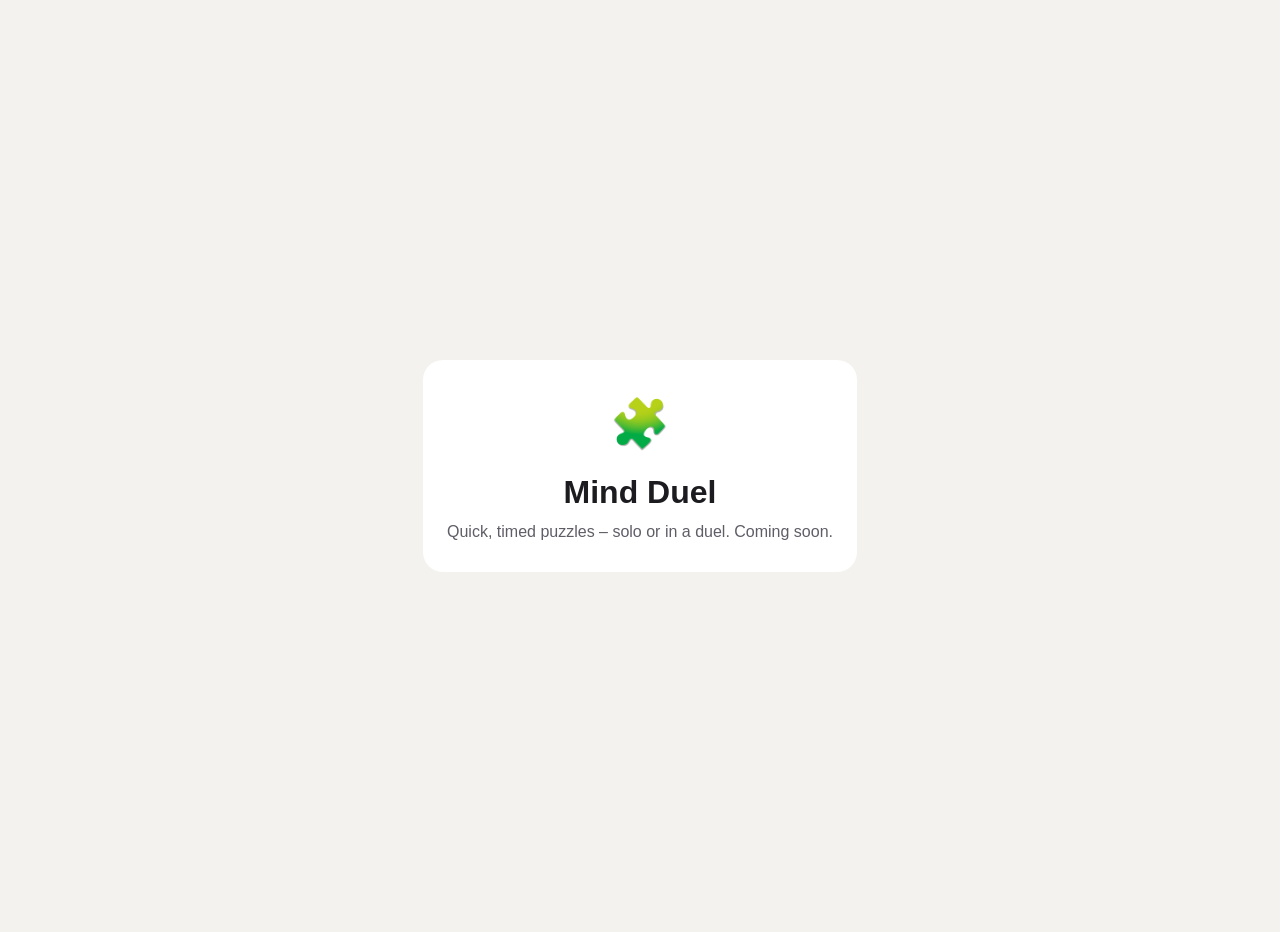
<file: index.html>
<!doctype html>
<html lang="hu">
<head>
<meta charset="utf-8">
<meta name="viewport" content="width=device-width, initial-scale=1">
<title>Mind Duel</title>
<meta name="description" content="Mind Duel: rövid, időre menő fejtörők, párbajban barátokkal, kollégákkal, párokkal.">
<style>
  :root { --bg:#f4f2ee; --card:#fff; --fg:#1c1b1f; --muted:#5f5d66; }
  @media (prefers-color-scheme: dark) { :root { --bg:#121214; --card:#1c1c1f; --fg:#ecebf0; --muted:#a9a7b0; } }
  body { margin:0; min-height:100vh; display:grid; place-items:center; background:var(--bg); color:var(--fg);
         font:16px/1.5 -apple-system, BlinkMacSystemFont, "Segoe UI", Roboto, sans-serif; padding:16px; }
  main { max-width:420px; background:var(--card); border-radius:20px; padding:28px 24px; text-align:center; }
  h1 { margin:8px 0 4px; } p { color:var(--muted); margin:0; }
</style>
</head>
<body>
<main>
  <div style="font-size:48px">🧩</div>
  <h1>Mind Duel</h1>
  <p id="t">Rövid, időre menő fejtörők – egyedül vagy párbajban. Hamarosan.</p>
</main>
<script>
  if (!navigator.language.startsWith('hu')) {
    document.documentElement.lang = 'en';
    document.getElementById('t').textContent = 'Quick, timed puzzles – solo or in a duel. Coming soon.';
  }
</script>
</body>
</html>
</file>
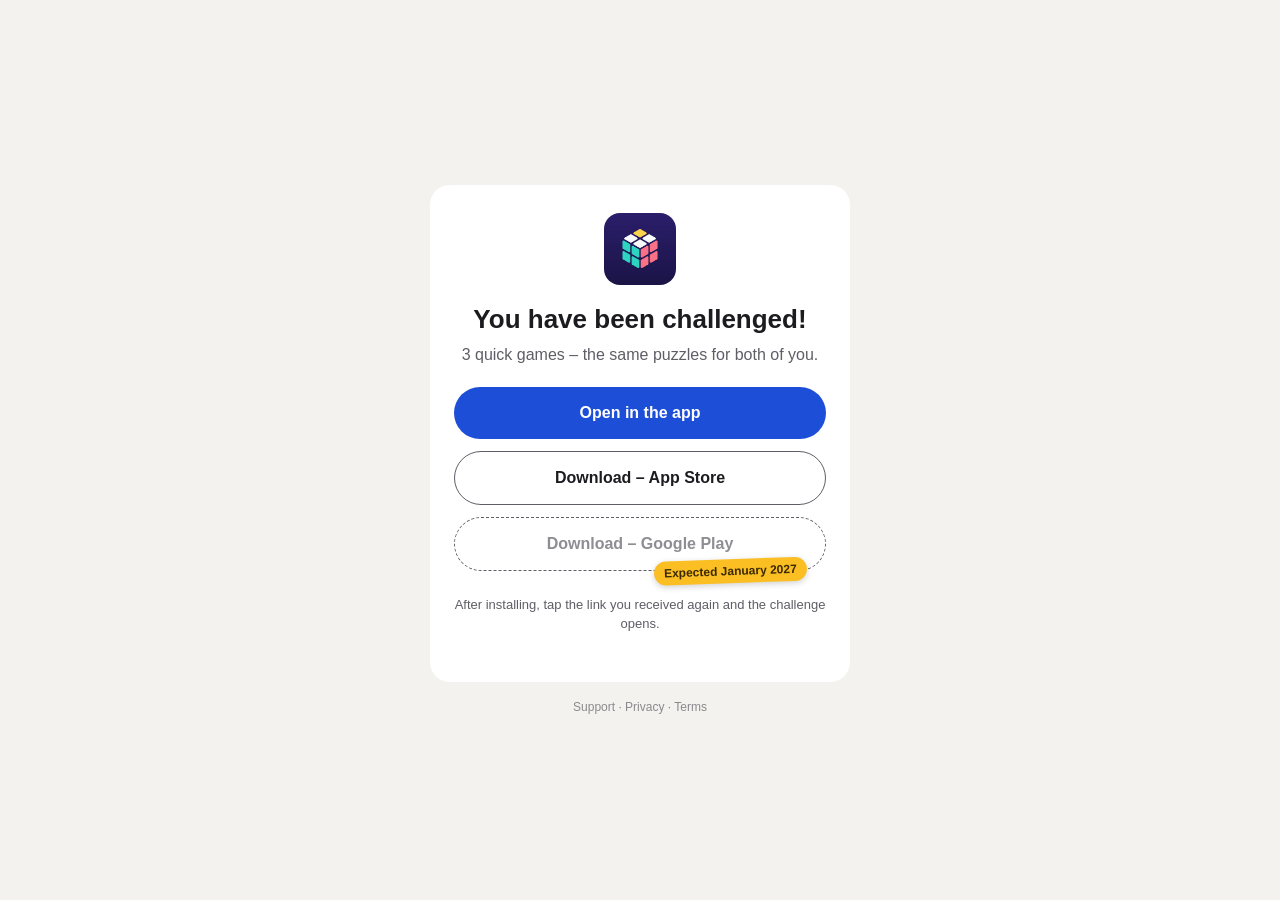
<file: i/index.html>
<!doctype html>
<html lang="hu">
<head>
<meta charset="utf-8">
<meta name="viewport" content="width=device-width, initial-scale=1">
<title>Mind Duel – meghívó</title>
<meta name="description" content="Kihívtak a Mind Duelben: 3 gyors játék, ugyanazok a pályák mindkettőtöknek.">
<link rel="icon" type="image/png" href="icon.png">
<link rel="apple-touch-icon" href="icon.png">
<style>
  :root { --bg:#f4f2ee; --card:#fff; --fg:#1c1b1f; --muted:#5f5d66; --accent:#1d4ed8; }
  @media (prefers-color-scheme: dark) { :root { --bg:#121214; --card:#1c1c1f; --fg:#ecebf0; --muted:#a9a7b0; --accent:#3b82f6; } }
  * { box-sizing: border-box; }
  body { margin:0; min-height:100vh; display:flex; flex-direction:column; align-items:center; justify-content:center;
         background:var(--bg); color:var(--fg);
         font:16px/1.5 -apple-system, BlinkMacSystemFont, "Segoe UI", Roboto, sans-serif; padding:16px; }
  main { width:100%; max-width:420px; background:var(--card); border-radius:20px; padding:28px 24px; text-align:center; }
  h1 { font-size:26px; margin:8px 0 4px; }
  p { color:var(--muted); margin:0 0 20px; }
  .code { font-size:22px; letter-spacing:4px; font-weight:700; margin:0 0 20px; }
  a.btn { display:block; padding:14px; border-radius:999px; text-decoration:none; font-weight:600; margin-top:12px; }
  a.primary { background:var(--accent); color:#fff; }
  a.secondary { border:1.5px solid var(--muted); color:var(--fg); }
  /* Még nem elérhető áruház: halvány, nem kattintható gomb, alul ráhelyezett „várhatóan” címkével. */
  .soon { position:relative; display:block; padding:14px; border-radius:999px; margin:12px 0 24px; font-weight:600;
          border:1.5px dashed var(--muted); cursor:default; }
  .soon .label { color:var(--muted); opacity:.7; }
  .soon .badge { position:absolute; right:18px; bottom:0; transform:translateY(55%) rotate(-2deg);
                 padding:3px 10px; border-radius:999px; font-size:12px; font-weight:700; white-space:nowrap;
                 background:#fbbf24; color:#3b2a00; box-shadow:0 2px 6px rgba(0,0,0,.18); }
  .hint { font-size:13px; margin-top:20px; }
  .logo { width:72px; height:72px; border-radius:16px; }
  footer { font-size:12px; margin-top:16px; color:var(--muted); opacity:.7; }
  footer a { color:inherit; text-decoration:none; }
  footer a:hover { text-decoration:underline; }
  [hidden] { display:none !important; }
</style>
</head>
<body>
<main>
  <img class="logo" src="icon.png" alt="Mind Duel">
  <h1 data-t="title">Kihívtak!</h1>
  <p data-t="body">3 gyors játék, mindkettőtöknek ugyanazok a pályák.</p>
  <div class="code" id="code"></div>
  <a class="btn primary" id="open" data-t="open">Megnyitás az appban</a>
  <a class="btn secondary" id="ios" data-t="ios">Letöltés – App Store</a>
  <a class="btn secondary" id="android" hidden data-t="android">Letöltés – Google Play</a>
  <div class="soon" id="android-soon" aria-disabled="true">
    <span class="label" data-t="android">Letöltés – Google Play</span>
    <span class="badge" data-t="soon">Várhatóan 2027 januárjában</span>
  </div>
  <p class="hint" data-t="hint">Letöltés után koppints újra a kapott linkre, és a kihívás megnyílik.</p>
</main>
<footer>
  <a href="../support/" data-t="support">Segítség</a> · <a href="../privacy/" data-t="privacy">Adatvédelem</a> · <a href="../terms/" data-t="terms">Felhasználási feltételek</a>
</footer>
<script>
  // Letöltési linkek. Az App Store gomb mindig látszik (amíg nincs link, nem kattintható); a Google Play
  // helyén a „hamarosan” felirat áll, amíg nincs ANDROID_URL.
  const IOS_URL = '';
  const ANDROID_URL = '';

  // A HTML-ben a magyar szöveg van; a többi nyelv innen jön. Ismeretlen nyelvnél angol.
  const t = {
    en: { doc: 'Mind Duel – invite', title: 'You have been challenged!',
          body: '3 quick games – the same puzzles for both of you.', open: 'Open in the app',
          ios: 'Download – App Store', android: 'Download – Google Play',
          soon: 'Expected January 2027',
          hint: 'After installing, tap the link you received again and the challenge opens.',
          support: 'Support', privacy: 'Privacy', terms: 'Terms' },
    de: { doc: 'Mind Duel – Einladung', title: 'Du wurdest herausgefordert!',
          body: '3 schnelle Spiele – für euch beide dieselben Rätsel.', open: 'In der App öffnen',
          ios: 'Herunterladen – App Store', android: 'Herunterladen – Google Play',
          soon: 'Voraussichtlich Januar 2027',
          hint: 'Tippe nach der Installation erneut auf den erhaltenen Link, dann öffnet sich die Herausforderung.',
          support: 'Hilfe', privacy: 'Datenschutz', terms: 'Nutzungsbedingungen' },
    es: { doc: 'Mind Duel – invitación', title: '¡Te han desafiado!',
          body: '3 juegos rápidos: los mismos retos para los dos.', open: 'Abrir en la app',
          ios: 'Descargar – App Store', android: 'Descargar – Google Play',
          soon: 'Previsto: enero de 2027',
          hint: 'Después de instalarla, vuelve a tocar el enlace que recibiste y se abrirá el desafío.',
          support: 'Ayuda', privacy: 'Privacidad', terms: 'Términos' },
    fr: { doc: 'Mind Duel – invitation', title: 'Un défi pour toi !',
          body: '3 jeux rapides – les mêmes énigmes pour vous deux.', open: 'Ouvrir dans l’app',
          ios: 'Télécharger – App Store', android: 'Télécharger – Google Play',
          soon: 'Prévu en janvier 2027',
          hint: 'Après l’installation, touche à nouveau le lien reçu et le défi s’ouvrira.',
          support: 'Aide', privacy: 'Confidentialité', terms: 'Conditions' },
    pt: { doc: 'Mind Duel – convite', title: 'Um desafio para você!',
          body: '3 jogos rápidos – os mesmos desafios para vocês dois.', open: 'Abrir no app',
          ios: 'Baixar – App Store', android: 'Baixar – Google Play',
          soon: 'Previsto: janeiro de 2027',
          hint: 'Depois de instalar, toque de novo no link recebido e o desafio vai abrir.',
          support: 'Ajuda', privacy: 'Privacidade', terms: 'Termos' },
    it: { doc: 'Mind Duel – invito', title: 'Hai ricevuto una sfida!',
          body: '3 giochi veloci – gli stessi rompicapi per entrambi.', open: 'Apri nell’app',
          ios: 'Scarica – App Store', android: 'Scarica – Google Play',
          soon: 'Previsto a gennaio 2027',
          hint: 'Dopo l’installazione, tocca di nuovo il link ricevuto e la sfida si aprirà.',
          support: 'Assistenza', privacy: 'Privacy', terms: 'Termini' },
    pl: { doc: 'Mind Duel – zaproszenie', title: 'Masz wyzwanie!',
          body: '3 szybkie gry – te same łamigłówki dla was obojga.', open: 'Otwórz w aplikacji',
          ios: 'Pobierz – App Store', android: 'Pobierz – Google Play',
          soon: 'Planowo: styczeń 2027',
          hint: 'Po instalacji dotknij ponownie otrzymanego linku, a wyzwanie się otworzy.',
          support: 'Pomoc', privacy: 'Prywatność', terms: 'Regulamin' },
    ro: { doc: 'Mind Duel – invitație', title: 'Ai primit o provocare!',
          body: '3 jocuri rapide – aceleași puzzle-uri pentru amândoi.', open: 'Deschide în aplicație',
          ios: 'Descarcă – App Store', android: 'Descarcă – Google Play',
          soon: 'Estimat: ianuarie 2027',
          hint: 'După instalare, atinge din nou linkul primit și provocarea se va deschide.',
          support: 'Ajutor', privacy: 'Confidențialitate', terms: 'Termeni' },
    cs: { doc: 'Mind Duel – pozvánka', title: 'Máš výzvu!',
          body: '3 rychlé hry – stejné hádanky pro oba.', open: 'Otevřít v aplikaci',
          ios: 'Stáhnout – App Store', android: 'Stáhnout – Google Play',
          soon: 'Předpoklad: leden 2027',
          hint: 'Po instalaci znovu klepni na obdržený odkaz a výzva se otevře.',
          support: 'Nápověda', privacy: 'Soukromí', terms: 'Podmínky' },
    nl: { doc: 'Mind Duel – uitnodiging', title: 'Je bent uitgedaagd!',
          body: '3 snelle spellen – dezelfde puzzels voor jullie allebei.', open: 'Openen in de app',
          ios: 'Downloaden – App Store', android: 'Downloaden – Google Play',
          soon: 'Verwacht in januari 2027',
          hint: 'Tik na het installeren opnieuw op de ontvangen link, dan opent de uitdaging.',
          support: 'Hulp', privacy: 'Privacy', terms: 'Voorwaarden' },
    tr: { doc: 'Mind Duel – davet', title: 'Sana meydan okundu!',
          body: '3 hızlı oyun – ikiniz için de aynı bulmacalar.', open: 'Uygulamada aç',
          ios: 'İndir – App Store', android: 'İndir – Google Play',
          soon: 'Ocak 2027’de bekleniyor',
          hint: 'Yükledikten sonra aldığın bağlantıya tekrar dokun, meydan okuma açılacak.',
          support: 'Destek', privacy: 'Gizlilik', terms: 'Koşullar' },
  };
  // A böngésző nyelvi sorrendjéből az első, amit ismerünk.
  const lang = (navigator.languages || [navigator.language]).map(l => l.slice(0, 2).toLowerCase())
    .find(l => l === 'hu' || t[l]) || 'en';
  if (lang !== 'hu') {
    const s = t[lang];
    document.documentElement.lang = lang;
    document.title = s.doc;
    document.querySelectorAll('[data-t]').forEach(el => { el.textContent = s[el.dataset.t]; });
  }
  const code = (new URLSearchParams(location.search).get('c') || '').toUpperCase();
  const valid = /^[A-Z0-9]{6}$/.test(code);
  document.getElementById('code').textContent = valid ? code : '';
  document.getElementById('open').href = valid ? 'minduel://i?c=' + code : '#';
  // Mindkét áruház látszik, eszköztől függetlenül, hogy egyértelmű legyen, hol érhető el az app.
  if (IOS_URL) document.getElementById('ios').href = IOS_URL;
  if (ANDROID_URL) {
    const a = document.getElementById('android'); a.href = ANDROID_URL; a.hidden = false;
    document.getElementById('android-soon').hidden = true;
  }
</script>
</body>
</html>
</file>
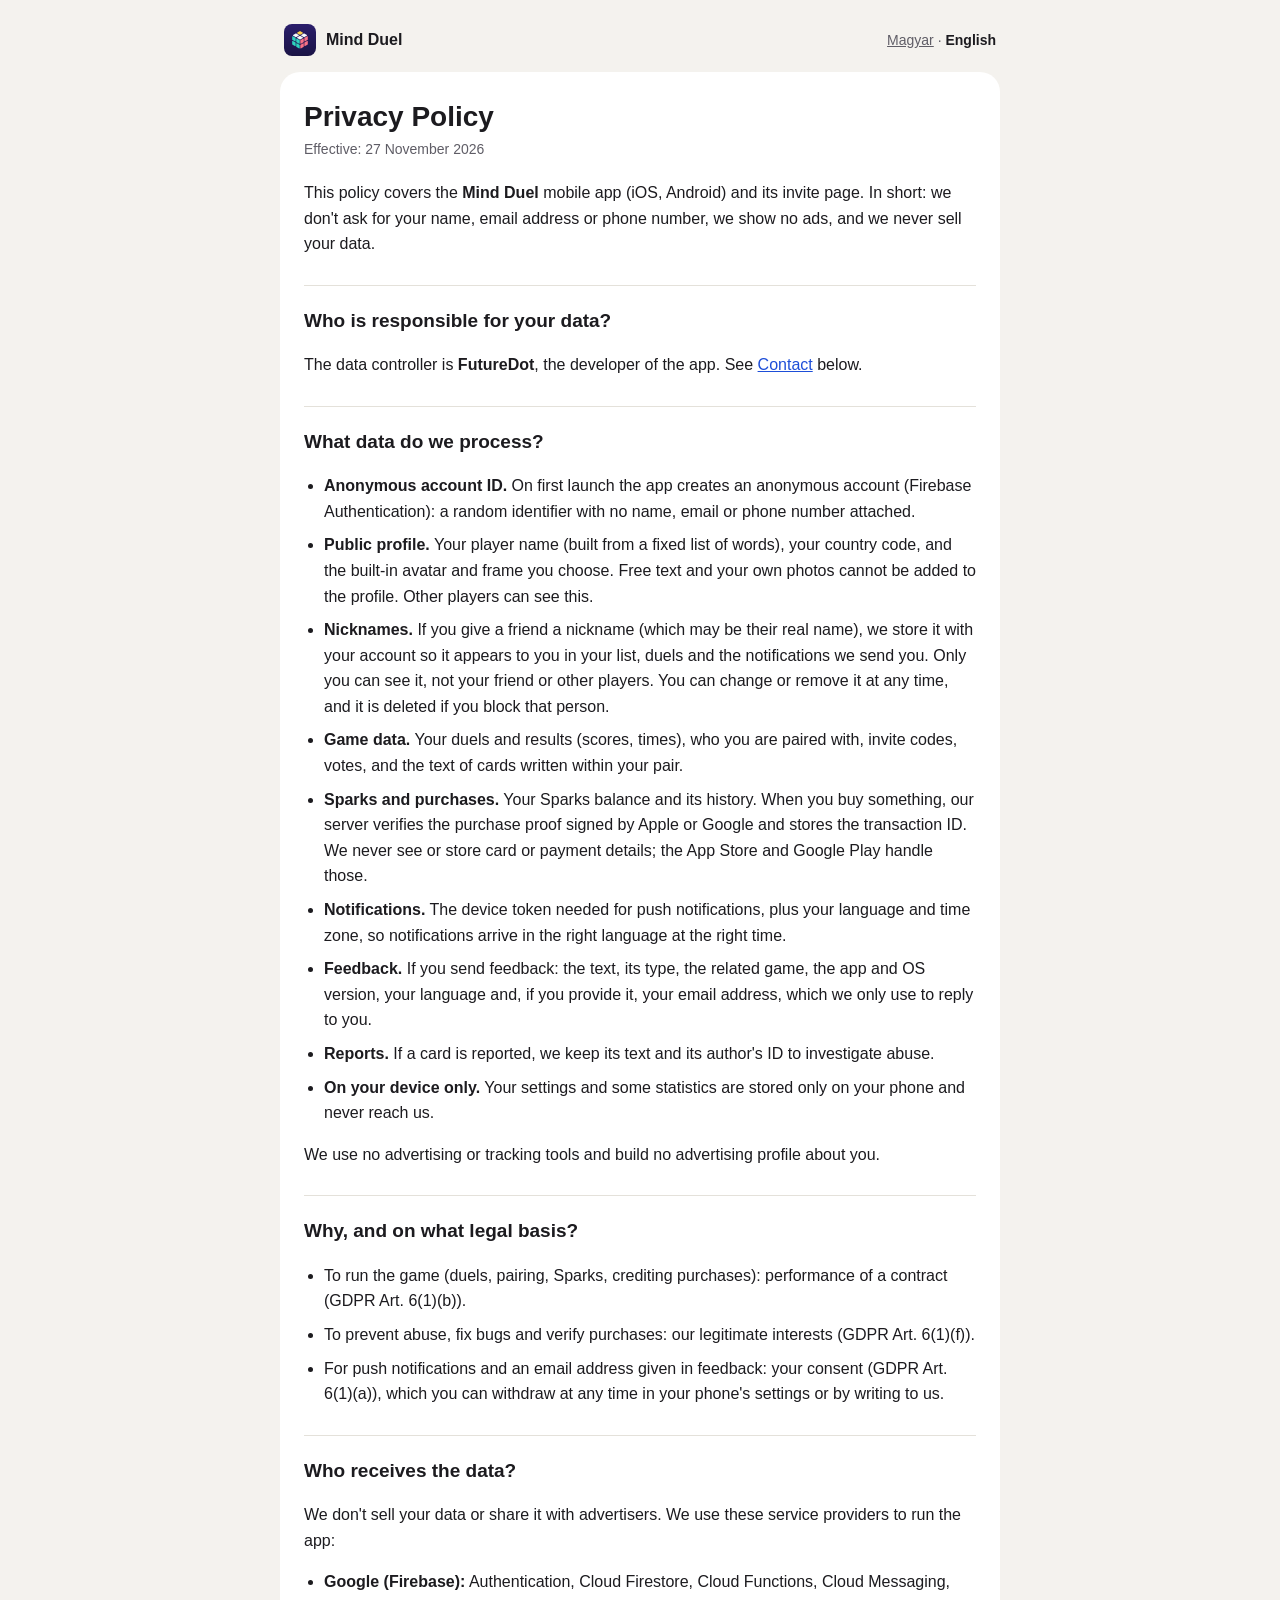
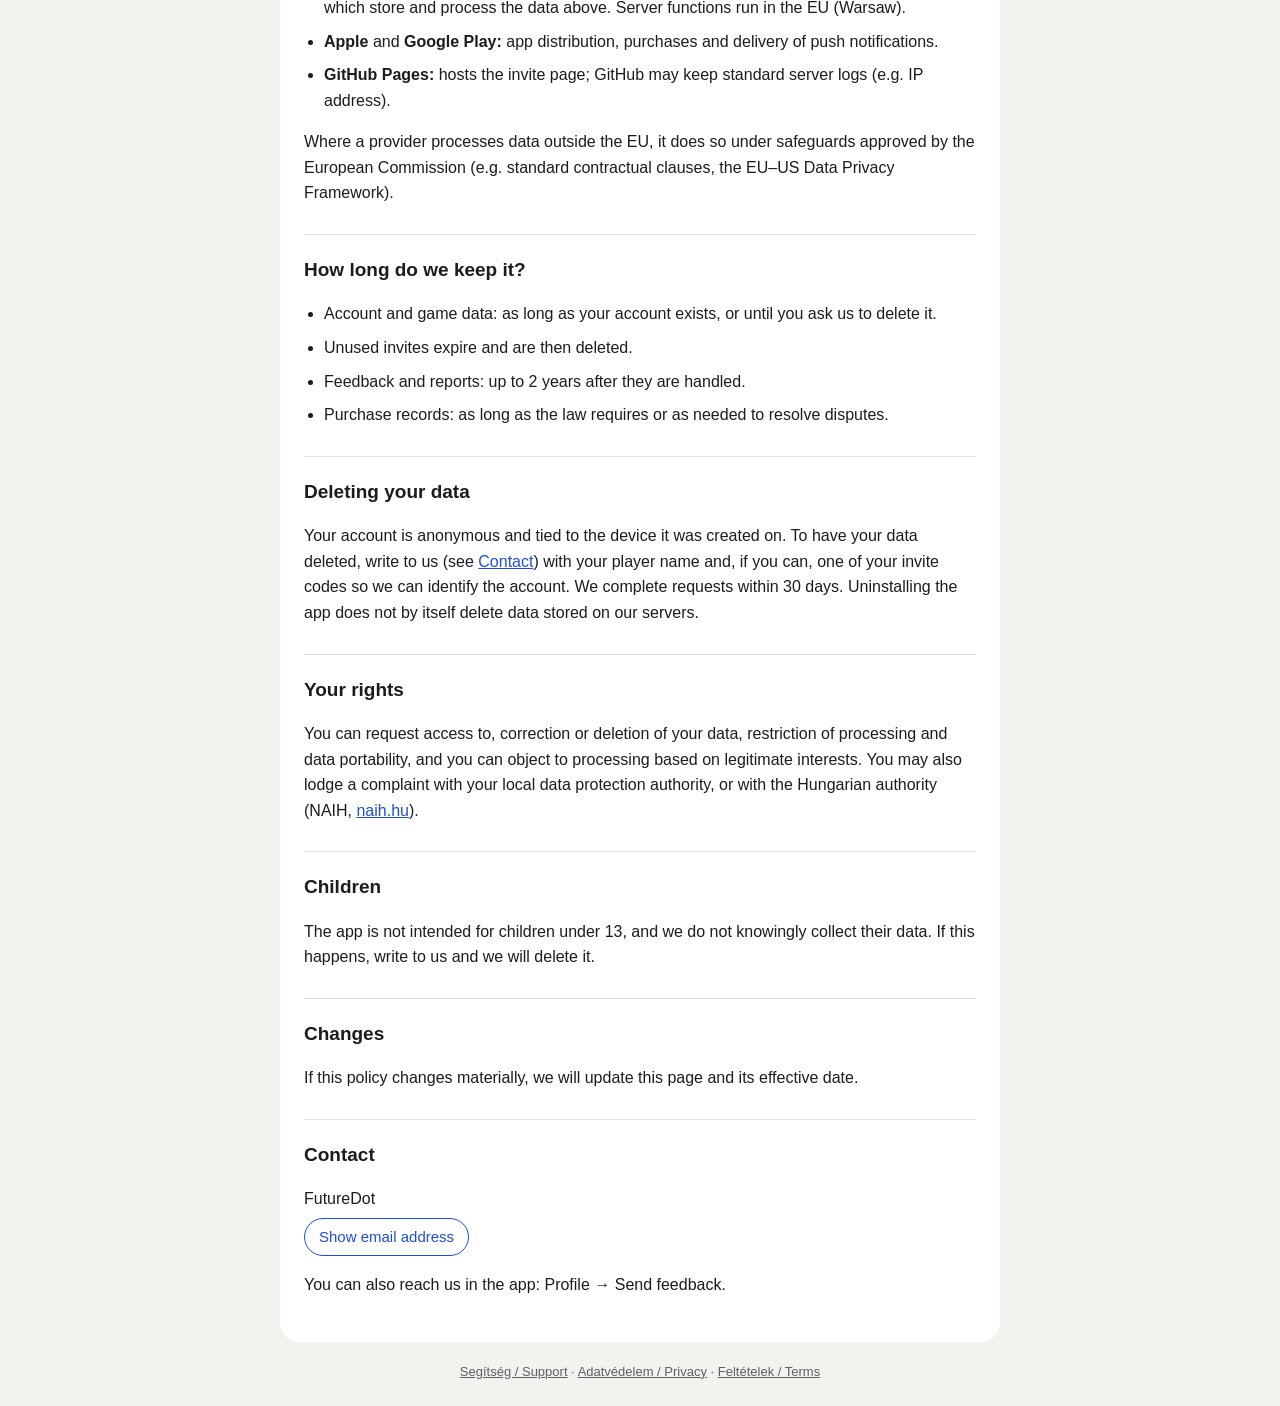
<file: privacy/index.html>
<!doctype html>
<html lang="hu">
<head>
<meta charset="utf-8">
<meta name="viewport" content="width=device-width, initial-scale=1">
<title>Mind Duel – Adatvédelem</title>
<meta name="description" content="Mind Duel – adatvédelmi tájékoztató / privacy policy">
<link rel="icon" type="image/png" href="../i/icon.png">
<link rel="stylesheet" href="../legal.css">
</head>
<body>
<nav class="top">
  <a class="brand" href="../i/"><img src="../i/icon.png" alt="">Mind Duel</a>
  <span class="langs"><a href="?lang=hu" data-lang="hu">Magyar</a> · <a href="?lang=en" data-lang="en">English</a></span>
</nav>

<article lang="hu">
<h1>Adatvédelmi tájékoztató</h1>
<p class="date">Hatályos: 2026. november 27.</p>

<p>Ez a tájékoztató a <strong>Mind Duel</strong> mobilalkalmazásra (iOS, Android) és a hozzá tartozó meghívóoldalra
vonatkozik. Röviden: nem kérünk tőled nevet, e-mail-címet vagy telefonszámot, nem mutatunk reklámot, és nem adjuk el
az adataidat.</p>

<h2>Ki kezeli az adataidat?</h2>
<p>Az adatkezelő a <strong>FutureDot</strong>, az alkalmazás fejlesztője. Elérhetőség: lásd lent, a
<a href="#kapcsolat">Kapcsolat</a> résznél.</p>

<h2>Milyen adatokat kezelünk?</h2>
<ul>
  <li><strong>Névtelen fiókazonosító.</strong> Az első indításkor az app egy névtelen fiókot hoz létre (Firebase
    Authentication). Ez egy véletlenszerű azonosító, nem tartozik hozzá név, e-mail-cím vagy telefonszám.</li>
  <li><strong>Nyilvános profil.</strong> Az előre megadott szavakból összeállított játékosneved, az országkódod, valamint
    a választott beépített profilképed és kereted. Szabad szöveget vagy saját fényképet a profilba nem lehet
    feltölteni. Ezt a többi játékos is láthatja.</li>
  <li><strong>Becenevek.</strong> Ha egy barátodnak becenevet adsz (ez lehet a valódi neve is), azt a fiókodhoz
    tároljuk, hogy nálad a listában, a párbajokban és a neked küldött értesítésekben megjelenjen. Csak te látod, a
    barátod és más játékosok nem. Bármikor módosíthatod vagy törölheted, és ha letiltod az illetőt, törlődik.</li>
  <li><strong>Játékadatok.</strong> A párbajaid és eredményeid (pontszám, idő), az, hogy kivel alkottok párt, a
    meghívókódok, a szavazatok, valamint a párotokon belül írt kártyák szövege.</li>
  <li><strong>Szikra és vásárlások.</strong> A Szikra-egyenleged és annak változásai. Vásárláskor az Apple vagy a Google
    által aláírt vásárlási igazolást a szerverünk ellenőrzi, és eltároljuk a tranzakció azonosítóját. Bankkártya- vagy
    fizetési adatokat nem látunk és nem tárolunk, ezeket az App Store, illetve a Google Play kezeli.</li>
  <li><strong>Értesítések.</strong> A push-értesítésekhez szükséges eszköztoken, valamint a nyelved és az időzónád, hogy
    az értesítések a megfelelő nyelven és időben érkezzenek.</li>
  <li><strong>Visszajelzés.</strong> Ha visszajelzést küldesz: a szöveg, a típusa, az érintett játék, az app és a
    telefonod operációs rendszerének verziója, a nyelv, és ha megadod, az e-mail-címed. Az e-mail-címet csak arra
    használjuk, hogy válaszoljunk.</li>
  <li><strong>Bejelentések.</strong> Ha egy kártyát bejelentenek, a kártya szövegét és szerzőjének azonosítóját a
    visszaélések kivizsgálásához megőrizzük.</li>
  <li><strong>Csak a készülékeden.</strong> A beállításaid és egyes statisztikák csak a telefonodon tárolódnak, hozzánk
    nem jutnak el.</li>
</ul>
<p>Nem használunk reklám- vagy követő eszközöket, és nem készítünk rólad hirdetési profilt.</p>

<h2>Miért és milyen jogalapon?</h2>
<ul>
  <li>A játék működtetéséhez (párbajok, párosítás, Szikra, vásárlások jóváírása): a szolgáltatás nyújtása, vagyis a
    szerződés teljesítése (GDPR 6. cikk (1) b)).</li>
  <li>A visszaélések kiszűréséhez, a hibakereséshez és a vásárlások ellenőrzéséhez: jogos érdekünk (GDPR 6. cikk
    (1) f)).</li>
  <li>A push-értesítésekhez és a visszajelzésben megadott e-mail-címhez: a hozzájárulásod (GDPR 6. cikk (1) a)), amelyet
    bármikor visszavonhatsz a telefonod beállításaiban, illetve nekünk írva.</li>
</ul>

<h2>Kik kapják meg az adatokat?</h2>
<p>Az adatokat nem adjuk el és nem adjuk tovább hirdetőknek. A működéshez az alábbi szolgáltatókat vesszük igénybe:</p>
<ul>
  <li><strong>Google (Firebase):</strong> Authentication, Cloud Firestore, Cloud Functions, Cloud Messaging. Ezek tárolják
    és dolgozzák fel a fenti adatokat. A szerveroldali funkciók az EU-ban (Varsó) futnak.</li>
  <li><strong>Apple</strong> és <strong>Google Play:</strong> az app terjesztése, a vásárlások és a push-értesítések
    kézbesítése.</li>
  <li><strong>GitHub Pages:</strong> a meghívóoldal kiszolgálása. A GitHub a szokásos szervernaplókat (pl. IP-cím)
    rögzítheti.</li>
</ul>
<p>Ha valamelyik szolgáltató az EU-n kívül is kezel adatot, az az Európai Bizottság által elfogadott garanciák
(pl. általános szerződési feltételek, EU–USA adatvédelmi keret) alapján történik.</p>

<h2>Meddig őrizzük?</h2>
<ul>
  <li>A fiók- és játékadatokat addig, amíg a fiókod létezik, vagy amíg nem kéred a törlésüket.</li>
  <li>A fel nem használt meghívók lejárnak, majd törlődnek.</li>
  <li>A visszajelzéseket és a bejelentéseket a feldolgozásuk után legfeljebb 2 évig.</li>
  <li>A vásárlások nyilvántartását addig, ameddig jogszabály előírja, illetve a viták rendezéséhez szükséges.</li>
</ul>

<h2>Az adataid törlése</h2>
<p>A fiók névtelen, és ahhoz a készülékhez tartozik, amelyen létrejött. Ha törölni szeretnéd az adataidat, írj nekünk
(lásd <a href="#kapcsolat">Kapcsolat</a>). Add meg a játékosnevedet, és ha tudod, egy meghívókódodat, hogy
azonosíthassuk a fiókot. A kérést 30 napon belül teljesítjük. Az app eltávolítása önmagában nem törli a szerveren
tárolt adatokat.</p>

<h2>Jogaid</h2>
<p>Kérheted az adataidhoz való hozzáférést, azok helyesbítését, törlését, kezelésük korlátozását, az adathordozhatóságot,
és tiltakozhatsz a jogos érdeken alapuló adatkezelés ellen. Ha úgy érzed, hogy megsértettük a jogaidat, panaszt tehetsz
a Nemzeti Adatvédelmi és Információszabadság Hatóságnál (NAIH, <a href="https://naih.hu">naih.hu</a>) vagy a
lakóhelyed szerinti adatvédelmi hatóságnál.</p>

<h2>Gyermekek</h2>
<p>Az app nem 13 év alatti gyermekeknek készült, és tudatosan nem gyűjtünk tőlük adatot. Ha mégis így történt, írj nekünk,
és töröljük.</p>

<h2>Változások</h2>
<p>Ha a tájékoztató lényegesen változik, azt ezen az oldalon jelezzük, és frissítjük a hatálybalépés dátumát.</p>

<h2 id="kapcsolat">Kapcsolat</h2>
<p>FutureDot<br><span class="mail"><button type="button" class="reveal">E-mail-cím megjelenítése</button></span></p>
<p>Az appban is írhatsz nekünk: Profil → Visszajelzés.</p>
</article>

<article lang="en" hidden>
<h1>Privacy Policy</h1>
<p class="date">Effective: 27 November 2026</p>

<p>This policy covers the <strong>Mind Duel</strong> mobile app (iOS, Android) and its invite page. In short: we don't ask
for your name, email address or phone number, we show no ads, and we never sell your data.</p>

<h2>Who is responsible for your data?</h2>
<p>The data controller is <strong>FutureDot</strong>, the developer of the app. See <a href="#contact">Contact</a>
below.</p>

<h2>What data do we process?</h2>
<ul>
  <li><strong>Anonymous account ID.</strong> On first launch the app creates an anonymous account (Firebase
    Authentication): a random identifier with no name, email or phone number attached.</li>
  <li><strong>Public profile.</strong> Your player name (built from a fixed list of words), your country code, and the
    built-in avatar and frame you choose. Free text and your own photos cannot be added to the profile. Other players can
    see this.</li>
  <li><strong>Nicknames.</strong> If you give a friend a nickname (which may be their real name), we store it with your
    account so it appears to you in your list, duels and the notifications we send you. Only you can see it, not your
    friend or other players. You can change or remove it at any time, and it is deleted if you block that person.</li>
  <li><strong>Game data.</strong> Your duels and results (scores, times), who you are paired with, invite codes, votes,
    and the text of cards written within your pair.</li>
  <li><strong>Sparks and purchases.</strong> Your Sparks balance and its history. When you buy something, our server
    verifies the purchase proof signed by Apple or Google and stores the transaction ID. We never see or store card or
    payment details; the App Store and Google Play handle those.</li>
  <li><strong>Notifications.</strong> The device token needed for push notifications, plus your language and time zone,
    so notifications arrive in the right language at the right time.</li>
  <li><strong>Feedback.</strong> If you send feedback: the text, its type, the related game, the app and OS version, your
    language and, if you provide it, your email address, which we only use to reply to you.</li>
  <li><strong>Reports.</strong> If a card is reported, we keep its text and its author's ID to investigate abuse.</li>
  <li><strong>On your device only.</strong> Your settings and some statistics are stored only on your phone and never
    reach us.</li>
</ul>
<p>We use no advertising or tracking tools and build no advertising profile about you.</p>

<h2>Why, and on what legal basis?</h2>
<ul>
  <li>To run the game (duels, pairing, Sparks, crediting purchases): performance of a contract (GDPR Art. 6(1)(b)).</li>
  <li>To prevent abuse, fix bugs and verify purchases: our legitimate interests (GDPR Art. 6(1)(f)).</li>
  <li>For push notifications and an email address given in feedback: your consent (GDPR Art. 6(1)(a)), which you can
    withdraw at any time in your phone's settings or by writing to us.</li>
</ul>

<h2>Who receives the data?</h2>
<p>We don't sell your data or share it with advertisers. We use these service providers to run the app:</p>
<ul>
  <li><strong>Google (Firebase):</strong> Authentication, Cloud Firestore, Cloud Functions, Cloud Messaging, which store and
    process the data above. Server functions run in the EU (Warsaw).</li>
  <li><strong>Apple</strong> and <strong>Google Play:</strong> app distribution, purchases and delivery of push
    notifications.</li>
  <li><strong>GitHub Pages:</strong> hosts the invite page; GitHub may keep standard server logs (e.g. IP address).</li>
</ul>
<p>Where a provider processes data outside the EU, it does so under safeguards approved by the European Commission
(e.g. standard contractual clauses, the EU–US Data Privacy Framework).</p>

<h2>How long do we keep it?</h2>
<ul>
  <li>Account and game data: as long as your account exists, or until you ask us to delete it.</li>
  <li>Unused invites expire and are then deleted.</li>
  <li>Feedback and reports: up to 2 years after they are handled.</li>
  <li>Purchase records: as long as the law requires or as needed to resolve disputes.</li>
</ul>

<h2>Deleting your data</h2>
<p>Your account is anonymous and tied to the device it was created on. To have your data deleted, write to us (see
<a href="#contact">Contact</a>) with your player name and, if you can, one of your invite codes so we can identify the
account. We complete requests within 30 days. Uninstalling the app does not by itself delete data stored on our
servers.</p>

<h2>Your rights</h2>
<p>You can request access to, correction or deletion of your data, restriction of processing and data portability, and
you can object to processing based on legitimate interests. You may also lodge a complaint with your local data
protection authority, or with the Hungarian authority (NAIH, <a href="https://naih.hu">naih.hu</a>).</p>

<h2>Children</h2>
<p>The app is not intended for children under 13, and we do not knowingly collect their data. If this happens, write to
us and we will delete it.</p>

<h2>Changes</h2>
<p>If this policy changes materially, we will update this page and its effective date.</p>

<h2 id="contact">Contact</h2>
<p>FutureDot<br><span class="mail"><button type="button" class="reveal">Show email address</button></span></p>
<p>You can also reach us in the app: Profile → Send feedback.</p>
</article>

<footer><a href="../support/">Segítség / Support</a> · <a href="../privacy/">Adatvédelem / Privacy</a> · <a href="../terms/">Feltételek / Terms</a></footer>
<script src="../legal.js"></script>
</body>
</html>
</file>
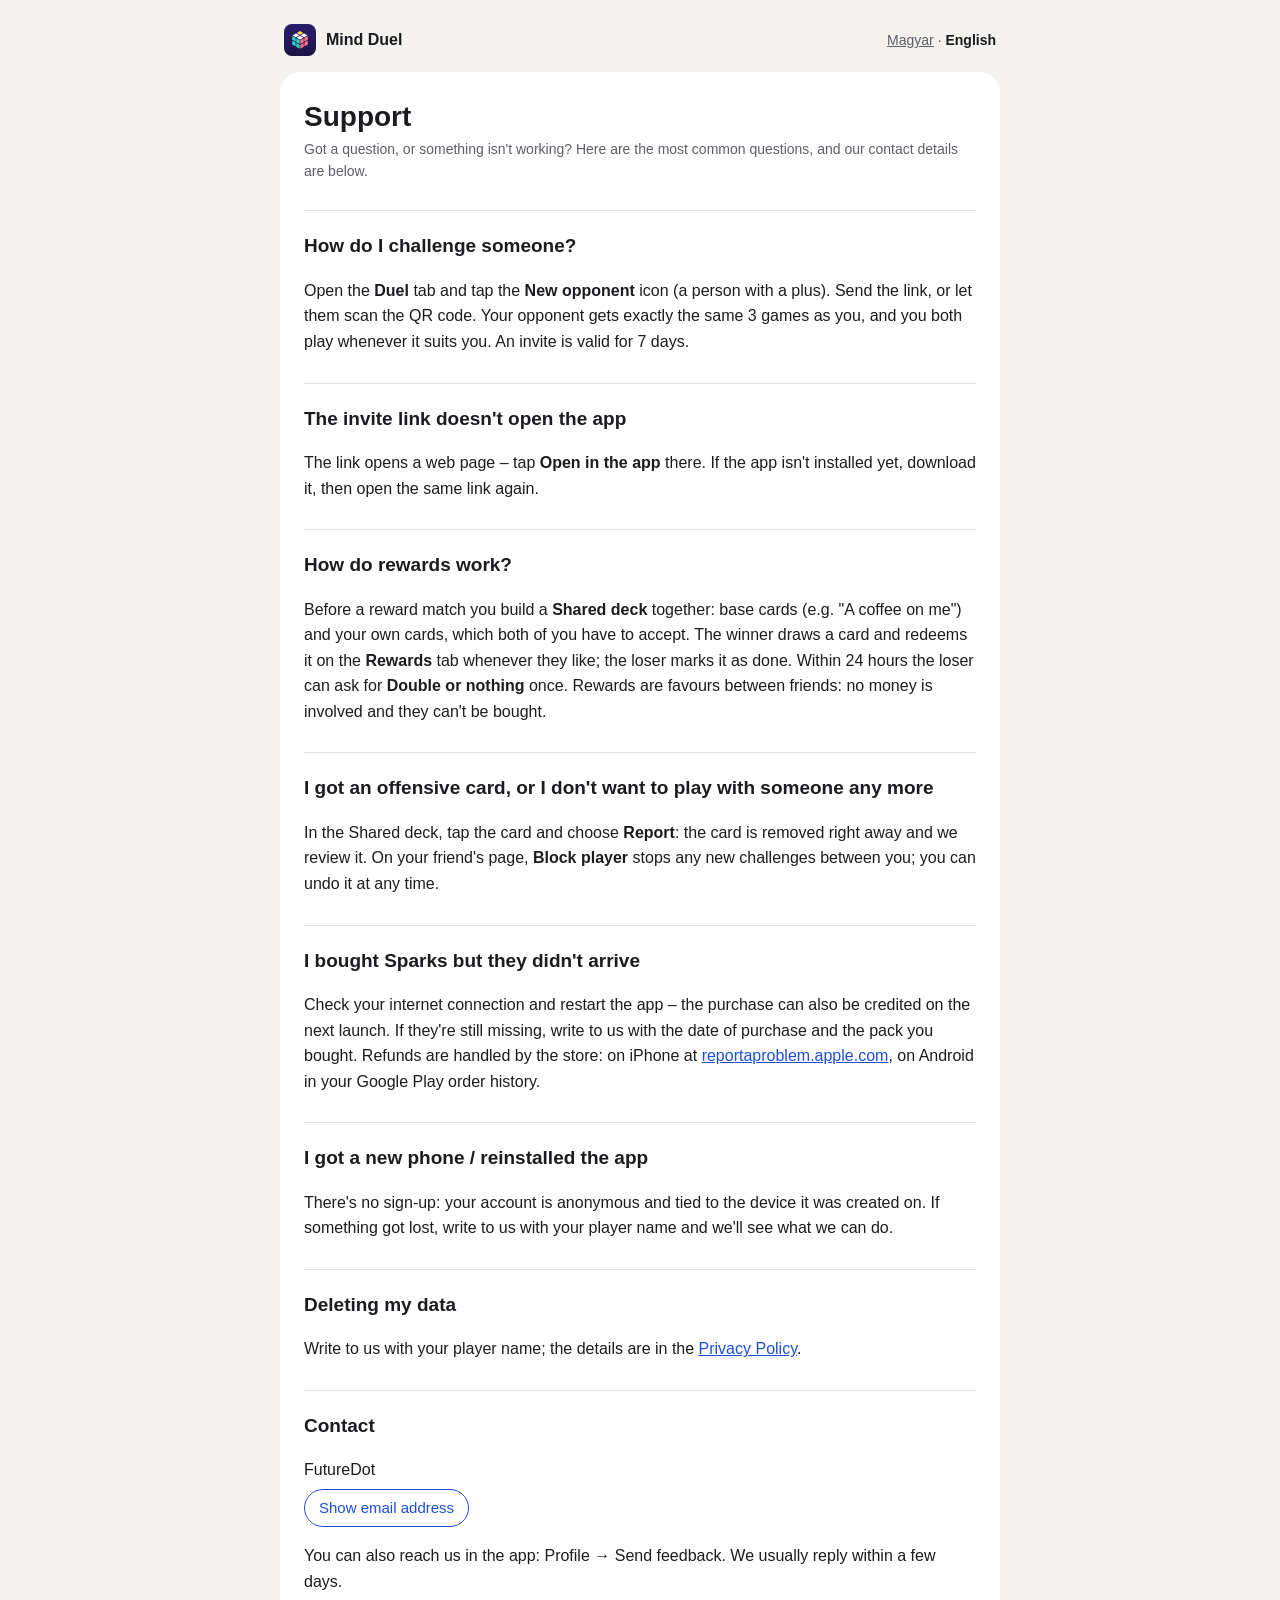
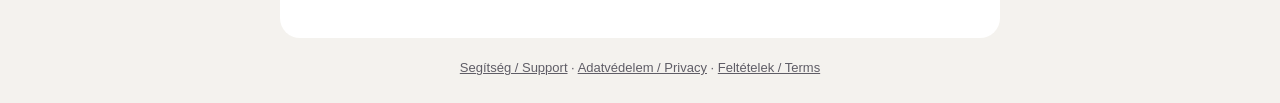
<file: support/index.html>
<!doctype html>
<html lang="hu">
<head>
<meta charset="utf-8">
<meta name="viewport" content="width=device-width, initial-scale=1">
<title>Mind Duel – Segítség</title>
<meta name="description" content="Mind Duel – segítség és kapcsolat / support and contact">
<link rel="icon" type="image/png" href="../i/icon.png">
<link rel="stylesheet" href="../legal.css">
</head>
<body>
<nav class="top">
  <a class="brand" href="../i/"><img src="../i/icon.png" alt="">Mind Duel</a>
  <span class="langs"><a href="?lang=hu" data-lang="hu">Magyar</a> · <a href="?lang=en" data-lang="en">English</a></span>
</nav>

<article lang="hu">
<h1>Segítség</h1>
<p class="date">Kérdésed van, vagy valami nem működik? Itt a leggyakoribb kérdések, lent pedig az elérhetőségünk.</p>

<h2>Hogyan hívok ki valakit?</h2>
<p>Nyisd meg a <strong>Párbaj</strong> fület, és koppints az <strong>Új ellenfél</strong> ikonra (ember pluszjellel).
Küldd el a linket, vagy mutasd meg a QR-kódot. Az ellenfeled pontosan ugyanazt a 3 játékot kapja, mint te; mindketten
akkor játszotok, amikor nektek jó. A meghívó 7 napig érvényes.</p>

<h2>A meghívólink nem az appot nyitja meg</h2>
<p>A link egy weboldalt nyit meg, ott koppints a <strong>Megnyitás az appban</strong> gombra. Ha még nincs fent az app,
töltsd le, aztán nyisd meg újra ugyanazt a linket.</p>

<h2>Hogyan működnek a jutalmak?</h2>
<p>A tétmeccs előtt közösen állítjátok össze a <strong>Közös paklit</strong>: alapkártyák (pl. „Egy kávéra a vendégem
vagy”) és saját kártyák, amelyeket mindkettőtöknek el kell fogadnia. A nyertes húz egy kártyát, amit a
<strong>Jutalmak</strong> fülön akkor vált be, amikor szeretné; a vesztes jelzi, ha teljesítette. A vesztes 24 órán belül
egyszer kérhet <strong>Dupla vagy semmit</strong>. A jutalmak baráti szívességek: nincs bennük pénz, és nem lehet őket
megvásárolni.</p>

<h2>Sértő kártyát kaptam, vagy nem akarok többet játszani valakivel</h2>
<p>A Közös pakliban a kártyára koppintva válaszd a <strong>Jelentés</strong> lehetőséget: a kártya azonnal kikerül, és
megnézzük. A barátod oldalán az <strong>Ellenfél letiltása</strong> után nem indulhat több kihívás köztetek; ez bármikor
feloldható.</p>

<h2>Megvettem a Szikrát, de nem jelent meg</h2>
<p>Ellenőrizd az internetkapcsolatot, és indítsd újra az appot: a jóváírás a következő indításkor is megtörténhet. Ha
ezután sincs meg, írj nekünk a vásárlás dátumával és a csomag nevével. Visszatérítést az áruháztól kérhetsz: iPhone-on a
<a href="https://reportaproblem.apple.com">reportaproblem.apple.com</a> oldalon, Androidon a Google Play rendeléseidnél.</p>

<h2>Új telefonra váltottam / újratelepítettem az appot</h2>
<p>Nincs regisztráció: a fiók névtelen, és ahhoz a készülékhez tartozik, amelyen létrejött. Ha elveszett valami, írj nekünk
a játékosneveddel, és megnézzük, mit tudunk tenni.</p>

<h2>Az adataim törlése</h2>
<p>Írj nekünk a játékosneveddel; a részleteket az <a href="../privacy/?lang=hu">Adatvédelmi tájékoztató</a> írja le.</p>

<h2 id="kapcsolat">Kapcsolat</h2>
<p>FutureDot<br><span class="mail"><button type="button" class="reveal">E-mail-cím megjelenítése</button></span></p>
<p>Az appban is írhatsz nekünk: Profil → Visszajelzés küldése. Általában néhány napon belül válaszolunk.</p>
</article>

<article lang="en" hidden>
<h1>Support</h1>
<p class="date">Got a question, or something isn't working? Here are the most common questions, and our contact details
are below.</p>

<h2>How do I challenge someone?</h2>
<p>Open the <strong>Duel</strong> tab and tap the <strong>New opponent</strong> icon (a person with a plus). Send the
link, or let them scan the QR code. Your opponent gets exactly the same 3 games as you, and you both play whenever it
suits you. An invite is valid for 7 days.</p>

<h2>The invite link doesn't open the app</h2>
<p>The link opens a web page – tap <strong>Open in the app</strong> there. If the app isn't installed yet, download it,
then open the same link again.</p>

<h2>How do rewards work?</h2>
<p>Before a reward match you build a <strong>Shared deck</strong> together: base cards (e.g. "A coffee on me") and your
own cards, which both of you have to accept. The winner draws a card and redeems it on the <strong>Rewards</strong> tab
whenever they like; the loser marks it as done. Within 24 hours the loser can ask for <strong>Double or nothing</strong>
once. Rewards are favours between friends: no money is involved and they can't be bought.</p>

<h2>I got an offensive card, or I don't want to play with someone any more</h2>
<p>In the Shared deck, tap the card and choose <strong>Report</strong>: the card is removed right away and we review it.
On your friend's page, <strong>Block player</strong> stops any new challenges between you; you can undo it at any
time.</p>

<h2>I bought Sparks but they didn't arrive</h2>
<p>Check your internet connection and restart the app – the purchase can also be credited on the next launch. If they're
still missing, write to us with the date of purchase and the pack you bought. Refunds are handled by the store: on iPhone
at <a href="https://reportaproblem.apple.com">reportaproblem.apple.com</a>, on Android in your Google Play order
history.</p>

<h2>I got a new phone / reinstalled the app</h2>
<p>There's no sign-up: your account is anonymous and tied to the device it was created on. If something got lost, write
to us with your player name and we'll see what we can do.</p>

<h2>Deleting my data</h2>
<p>Write to us with your player name; the details are in the <a href="../privacy/?lang=en">Privacy Policy</a>.</p>

<h2 id="contact">Contact</h2>
<p>FutureDot<br><span class="mail"><button type="button" class="reveal">Show email address</button></span></p>
<p>You can also reach us in the app: Profile → Send feedback. We usually reply within a few days.</p>
</article>

<footer><a href="../support/">Segítség / Support</a> · <a href="../privacy/">Adatvédelem / Privacy</a> · <a href="../terms/">Feltételek / Terms</a></footer>
<script src="../legal.js"></script>
</body>
</html>
</file>
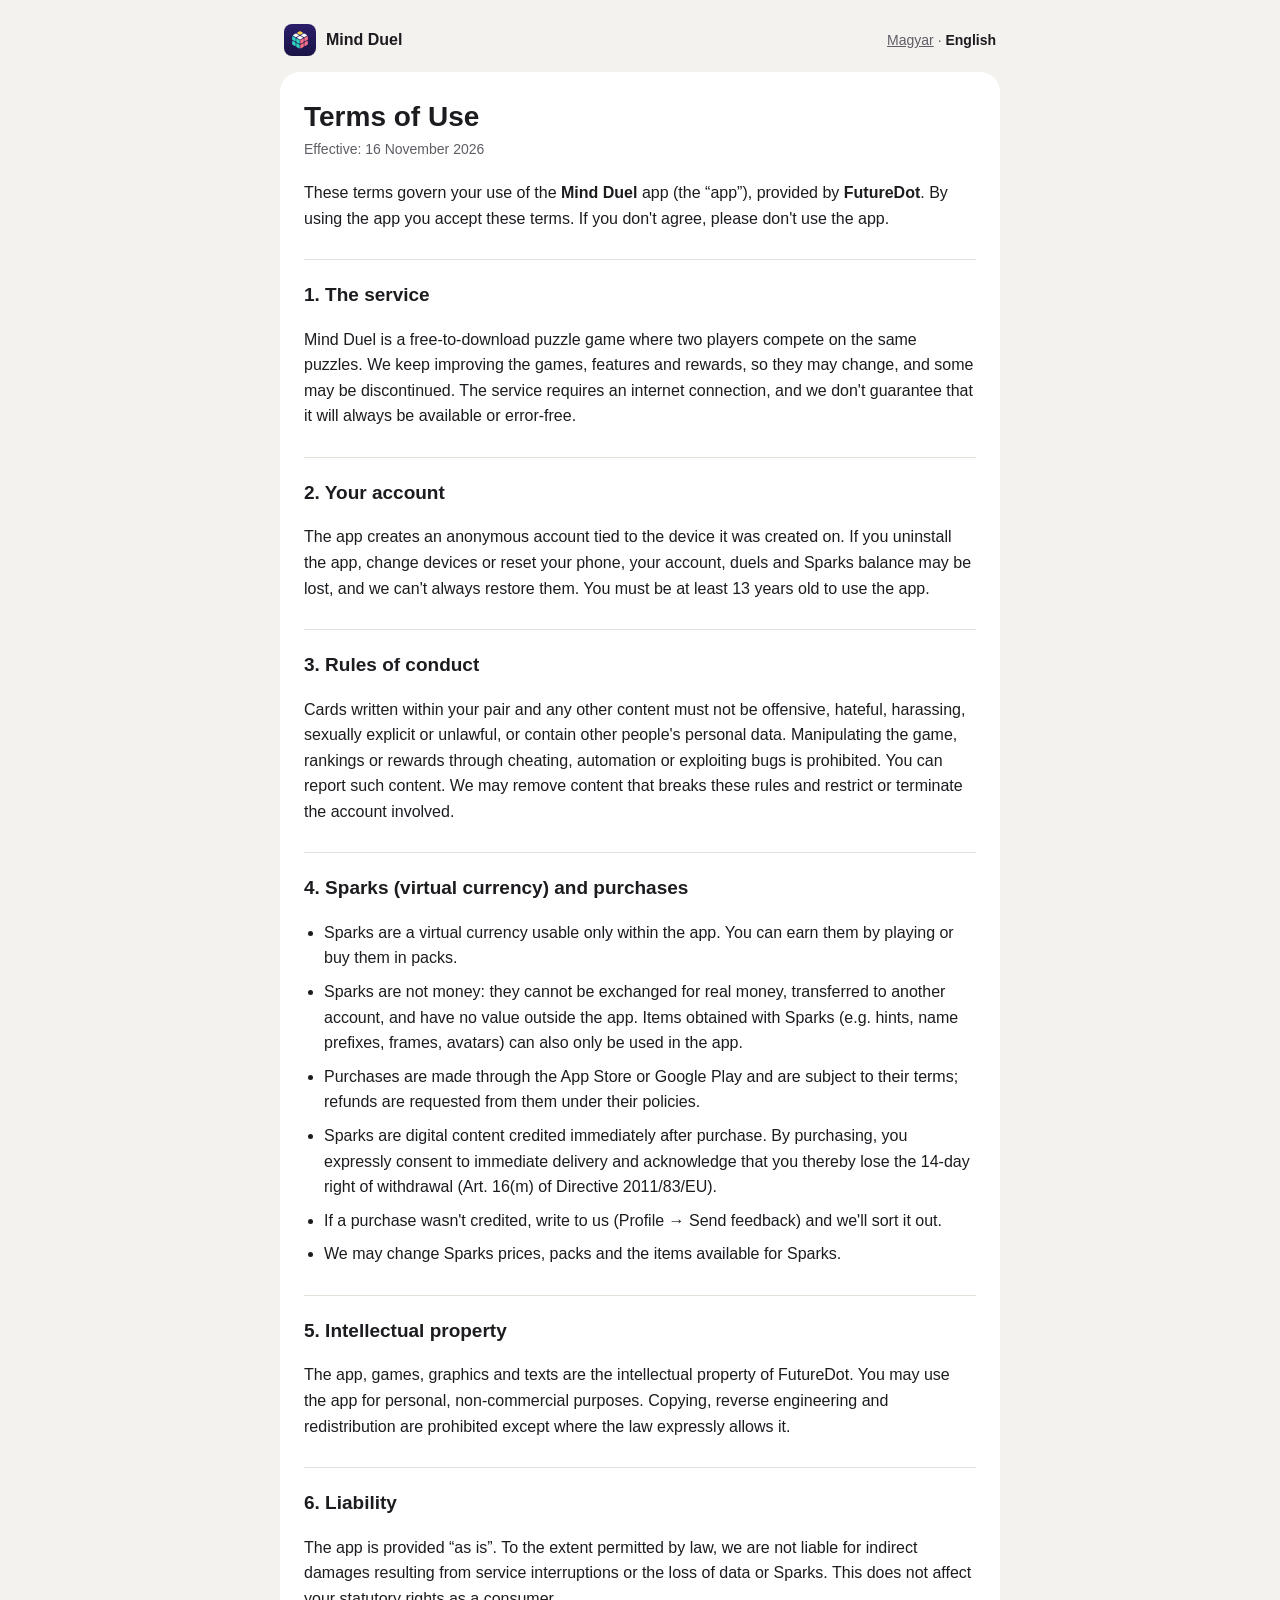
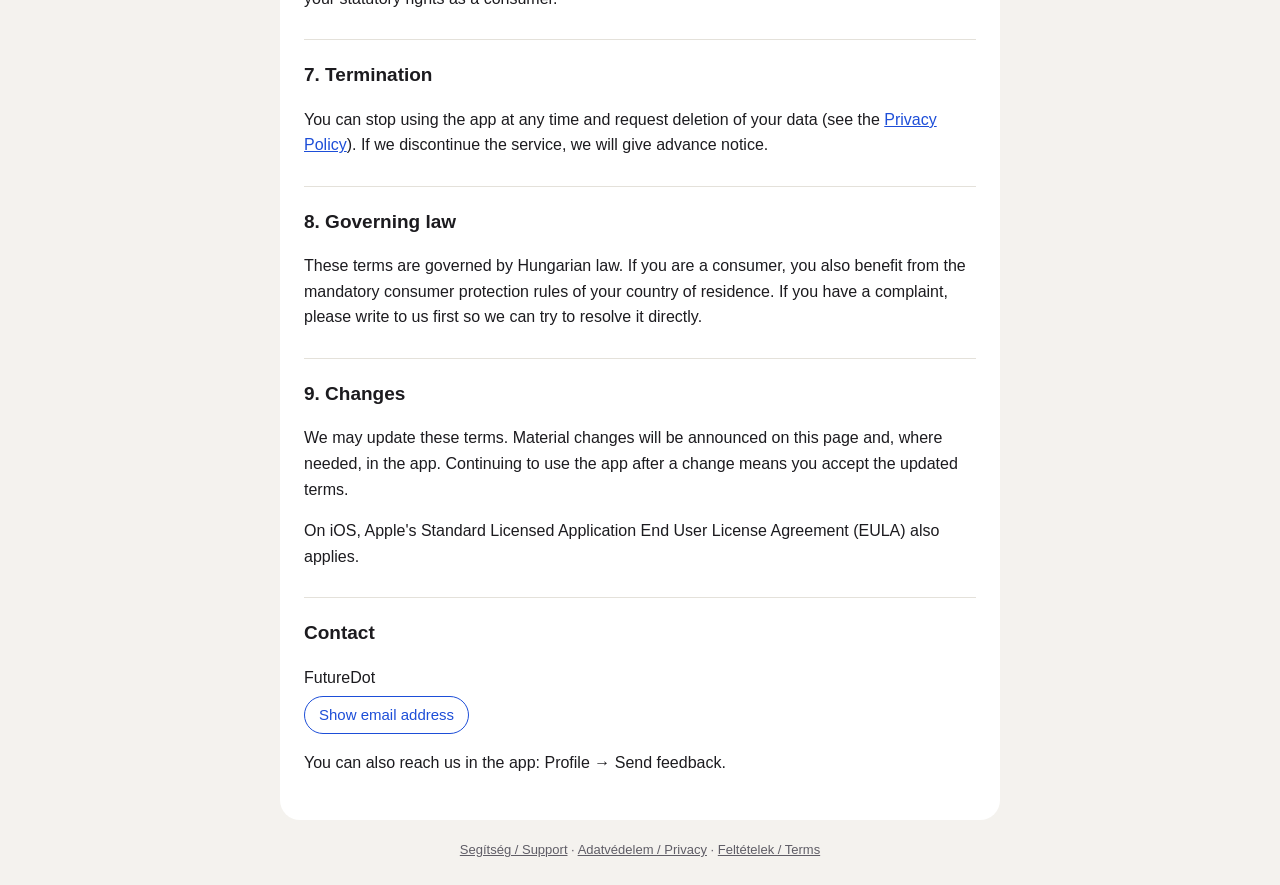
<file: terms/index.html>
<!doctype html>
<html lang="hu">
<head>
<meta charset="utf-8">
<meta name="viewport" content="width=device-width, initial-scale=1">
<title>Mind Duel – Felhasználási feltételek</title>
<meta name="description" content="Mind Duel – felhasználási feltételek / terms of use">
<link rel="icon" type="image/png" href="../i/icon.png">
<link rel="stylesheet" href="../legal.css">
</head>
<body>
<nav class="top">
  <a class="brand" href="../i/"><img src="../i/icon.png" alt="">Mind Duel</a>
  <span class="langs"><a href="?lang=hu" data-lang="hu">Magyar</a> · <a href="?lang=en" data-lang="en">English</a></span>
</nav>

<article lang="hu">
<h1>Felhasználási feltételek</h1>
<p class="date">Hatályos: 2026. november 16.</p>

<p>Ezek a feltételek a <strong>Mind Duel</strong> alkalmazás (a továbbiakban: app) használatára vonatkoznak. A
szolgáltató a <strong>FutureDot</strong>. Az app használatával elfogadod a feltételeket. Ha nem értesz egyet velük, kérjük,
ne használd az appot.</p>

<h2>1. A szolgáltatás</h2>
<p>A Mind Duel ingyenesen letölthető logikai játék, amelyben ketten ugyanazokon a pályákon mérkőztök meg. A játékokat, a
funkciókat és a jutalmakat folyamatosan fejlesztjük, ezért ezek változhatnak. Egyes funkciókat meg is szüntethetünk. A
szolgáltatás működéséhez internetkapcsolat kell, és nem garantáljuk, hogy mindig hibátlanul és megszakítás nélkül
elérhető.</p>

<h2>2. Fiók</h2>
<p>Az app névtelen fiókot hoz létre, amely ahhoz a készülékhez kötődik, amelyen létrejött. Ha törlöd az appot,
készüléket cserélsz vagy visszaállítod a telefonodat, a fiókod, a párbajaid és a Szikra-egyenleged elveszhet, és ezt nem
minden esetben tudjuk helyreállítani. Az app 13 éves kortól használható.</p>

<h2>3. Viselkedési szabályok</h2>
<p>A párotokon belül írt kártyák és a többi tartalom nem lehet sértő, gyűlöletkeltő, zaklató, szexuálisan explicit vagy
jogsértő, és nem tartalmazhatja más személyes adatait. Tilos a játék, a ranglista vagy a jutalmak csalással,
automatizált eszközökkel vagy hibák kihasználásával történő manipulálása. Az ilyen tartalmat bejelentheted. A
szabályszegő tartalmat eltávolíthatjuk, a fiókot pedig korlátozhatjuk vagy megszüntethetjük.</p>

<h2>4. Szikra (virtuális pénz) és vásárlások</h2>
<ul>
  <li>A Szikra az appon belül használható virtuális fizetőeszköz. Játékkal is szerezhető, és csomagokban meg is
    vásárolható.</li>
  <li>A Szikra nem pénz: nem váltható vissza valódi pénzre, nem ruházható át más fiókra, és az appon kívül nincs
    értéke. A Szikráért vett tételek (pl. segítség, név-előtag, keret, profilkép) szintén csak az appban
    használhatók.</li>
  <li>A vásárlás az App Store-on, illetve a Google Playen keresztül, azok feltételei szerint történik. A visszatérítést
    is náluk lehet kérni, az ő szabályaik szerint.</li>
  <li>A Szikra digitális tartalom, amelyet a vásárlás után azonnal jóváírunk. A vásárlással kifejezetten hozzájárulsz az
    azonnali teljesítéshez, és tudomásul veszed, hogy ezzel elveszíted a 14 napos elállási jogot (a 2011/83/EU irányelv
    16. cikk m) pontja, illetve a 45/2014. (II. 26.) Korm. rendelet alapján).</li>
  <li>Ha egy vásárlás nem íródott jóvá, írj nekünk (Profil → Visszajelzés), és rendezzük.</li>
  <li>A Szikra árait, a csomagokat és a Szikráért vehető tételeket módosíthatjuk.</li>
</ul>

<h2>5. Szellemi tulajdon</h2>
<p>Az app, a játékok, a grafika és a szövegek a FutureDot szellemi tulajdonát képezik. Az appot személyes, nem
kereskedelmi célra használhatod. A másolás, a visszafejtés és a terjesztés tilos, kivéve ha jogszabály kifejezetten
megengedi.</p>

<h2>6. Felelősség</h2>
<p>Az appot „ahogy van” alapon biztosítjuk. A jogszabályok által megengedett legnagyobb mértékben nem felelünk a
szolgáltatás kieséséből, az adatok vagy a Szikra elvesztéséből eredő közvetett károkért. Ez nem érinti a fogyasztókat
megillető, jogszabályban biztosított jogokat.</p>

<h2>7. Megszűnés</h2>
<p>Az app használatát bármikor abbahagyhatod, és kérheted az adataid törlését (lásd az
<a href="../privacy/">Adatvédelmi tájékoztatót</a>). Ha a szolgáltatást megszüntetjük, ezt előre jelezzük.</p>

<h2>8. Irányadó jog</h2>
<p>A feltételekre a magyar jog az irányadó. Ha fogyasztó vagy, a lakóhelyed szerinti ország kötelező fogyasztóvédelmi
szabályai is megilletnek. Panasz esetén először írj nekünk, hátha közvetlenül is meg tudjuk oldani.</p>

<h2>9. Módosítás</h2>
<p>A feltételeket módosíthatjuk. A lényeges változásokat ezen az oldalon és szükség esetén az appban is jelezzük. A
módosítás után az app további használata a módosított feltételek elfogadását jelenti.</p>

<p>Az iOS-es verzióra emellett az Apple általános végfelhasználói licencszerződése (Standard EULA) is vonatkozik.</p>

<h2 id="kapcsolat">Kapcsolat</h2>
<p>FutureDot<br><span class="mail"><button type="button" class="reveal">E-mail-cím megjelenítése</button></span></p>
<p>Az appban is írhatsz nekünk: Profil → Visszajelzés.</p>
</article>

<article lang="en" hidden>
<h1>Terms of Use</h1>
<p class="date">Effective: 16 November 2026</p>

<p>These terms govern your use of the <strong>Mind Duel</strong> app (the “app”), provided by <strong>FutureDot</strong>.
By using the app you accept these terms. If you don't agree, please don't use the app.</p>

<h2>1. The service</h2>
<p>Mind Duel is a free-to-download puzzle game where two players compete on the same puzzles. We keep improving the
games, features and rewards, so they may change, and some may be discontinued. The service requires an internet
connection, and we don't guarantee that it will always be available or error-free.</p>

<h2>2. Your account</h2>
<p>The app creates an anonymous account tied to the device it was created on. If you uninstall the app, change devices
or reset your phone, your account, duels and Sparks balance may be lost, and we can't always restore them. You must be at
least 13 years old to use the app.</p>

<h2>3. Rules of conduct</h2>
<p>Cards written within your pair and any other content must not be offensive, hateful, harassing, sexually explicit or
unlawful, or contain other people's personal data. Manipulating the game, rankings or rewards through cheating,
automation or exploiting bugs is prohibited. You can report such content. We may remove content that breaks these rules
and restrict or terminate the account involved.</p>

<h2>4. Sparks (virtual currency) and purchases</h2>
<ul>
  <li>Sparks are a virtual currency usable only within the app. You can earn them by playing or buy them in packs.</li>
  <li>Sparks are not money: they cannot be exchanged for real money, transferred to another account, and have no value
    outside the app. Items obtained with Sparks (e.g. hints, name prefixes, frames, avatars) can also only be used in the
    app.</li>
  <li>Purchases are made through the App Store or Google Play and are subject to their terms; refunds are requested from
    them under their policies.</li>
  <li>Sparks are digital content credited immediately after purchase. By purchasing, you expressly consent to immediate
    delivery and acknowledge that you thereby lose the 14-day right of withdrawal (Art. 16(m) of Directive
    2011/83/EU).</li>
  <li>If a purchase wasn't credited, write to us (Profile → Send feedback) and we'll sort it out.</li>
  <li>We may change Sparks prices, packs and the items available for Sparks.</li>
</ul>

<h2>5. Intellectual property</h2>
<p>The app, games, graphics and texts are the intellectual property of FutureDot. You may use the app for personal,
non-commercial purposes. Copying, reverse engineering and redistribution are prohibited except where the law expressly
allows it.</p>

<h2>6. Liability</h2>
<p>The app is provided “as is”. To the extent permitted by law, we are not liable for indirect damages resulting from
service interruptions or the loss of data or Sparks. This does not affect your statutory rights as a consumer.</p>

<h2>7. Termination</h2>
<p>You can stop using the app at any time and request deletion of your data (see the
<a href="../privacy/?lang=en">Privacy Policy</a>). If we discontinue the service, we will give advance notice.</p>

<h2>8. Governing law</h2>
<p>These terms are governed by Hungarian law. If you are a consumer, you also benefit from the mandatory consumer
protection rules of your country of residence. If you have a complaint, please write to us first so we can try to resolve
it directly.</p>

<h2>9. Changes</h2>
<p>We may update these terms. Material changes will be announced on this page and, where needed, in the app. Continuing
to use the app after a change means you accept the updated terms.</p>

<p>On iOS, Apple's Standard Licensed Application End User License Agreement (EULA) also applies.</p>

<h2 id="contact">Contact</h2>
<p>FutureDot<br><span class="mail"><button type="button" class="reveal">Show email address</button></span></p>
<p>You can also reach us in the app: Profile → Send feedback.</p>
</article>

<footer><a href="../support/">Segítség / Support</a> · <a href="../privacy/">Adatvédelem / Privacy</a> · <a href="../terms/">Feltételek / Terms</a></footer>
<script src="../legal.js"></script>
</body>
</html>
</file>
<file: legal.css>
/* Közös stílus az Adatvédelem és a Feltételek oldalhoz (a meghívóoldal színeivel). */
:root { --bg:#f4f2ee; --card:#fff; --fg:#1c1b1f; --muted:#5f5d66; --accent:#1d4ed8; --line:#e4e1da; }
@media (prefers-color-scheme: dark) {
  :root { --bg:#121214; --card:#1c1c1f; --fg:#ecebf0; --muted:#a9a7b0; --accent:#60a5fa; --line:#2c2c31; }
}
* { box-sizing: border-box; }
body { margin:0; background:var(--bg); color:var(--fg); padding:16px;
       font:16px/1.6 -apple-system, BlinkMacSystemFont, "Segoe UI", Roboto, sans-serif; }
nav.top, article, footer { max-width:720px; margin:0 auto; }
nav.top { display:flex; justify-content:space-between; align-items:center; gap:12px; padding:8px 4px 16px; flex-wrap:wrap; }
.brand { display:flex; align-items:center; gap:10px; font-weight:700; color:var(--fg); text-decoration:none; }
.brand img { width:32px; height:32px; border-radius:8px; }
.langs { font-size:14px; color:var(--muted); }
.langs a { color:var(--muted); }
.langs a.on { color:var(--fg); font-weight:600; text-decoration:none; }
article { background:var(--card); border-radius:20px; padding:28px 24px; }
h1 { font-size:28px; line-height:1.2; margin:0 0 4px; }
h2 { font-size:19px; margin:28px 0 8px; padding-top:20px; border-top:1px solid var(--line); }
.date { color:var(--muted); margin:0 0 20px; font-size:14px; }
p, li { overflow-wrap:anywhere; }
ul { padding-left:20px; }
li { margin-bottom:8px; }
a { color:var(--accent); }
button.reveal { font:inherit; font-size:15px; color:var(--accent); background:none; border:1.5px solid var(--accent);
                border-radius:999px; padding:6px 14px; margin-top:6px; cursor:pointer; }
footer { text-align:center; font-size:13px; color:var(--muted); padding:20px 0 8px; }
footer a { color:var(--muted); }
[hidden] { display:none !important; }
@media (max-width:480px) { article { padding:22px 18px; } h1 { font-size:24px; } }
</file>
